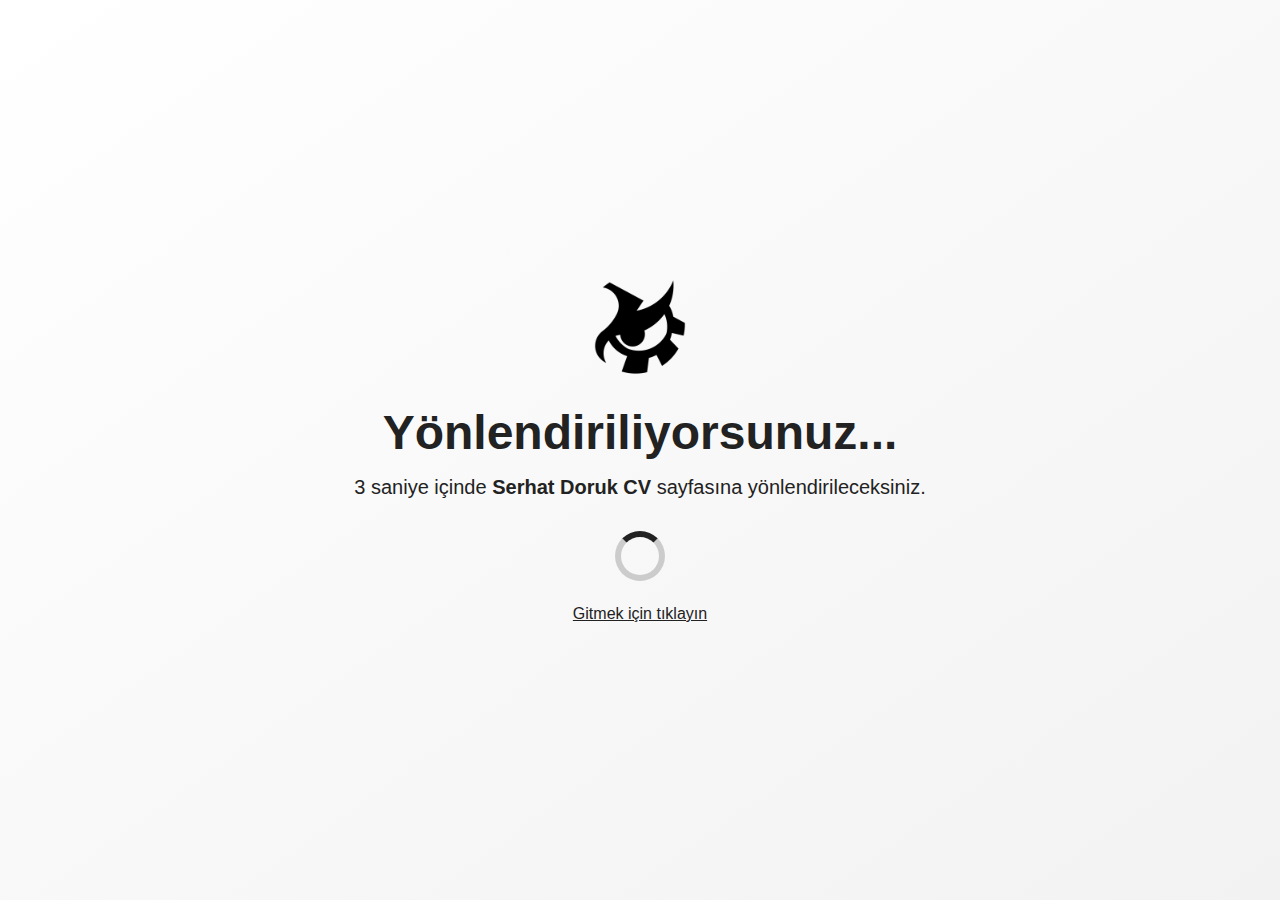
<file: index.html>
<!DOCTYPE html>
<html lang="tr">
<head>
  <meta charset="UTF-8">
  <meta http-equiv="refresh" content="3; url=/cv/">
  <meta name="description" content="Serhat Doruk kişisel CV sayfasına yönlendirme sayfası.">
  <meta name="viewport" content="width=device-width, initial-scale=1.0">
  <link rel="icon" type="image/x-icon" href="favicon/favicon.ico">
  <link rel="icon" type="image/png" sizes="32x32" href="favicon/favicon-32x32.png">
  <link rel="icon" type="image/png" sizes="16x16" href="favicon/favicon-16x16.png">
  <title>Yönlendiriliyorsunuz...</title>
  <style>
    :root {
      --bg-start: #ffffff;
      --bg-end: #f2f2f2;
      --text-color: #222222;
    }

    * {
      box-sizing: border-box;
      margin: 0;
      padding: 0;
    }

    body {
      font-family: 'Segoe UI', Tahoma, Geneva, Verdana, sans-serif;
      background: linear-gradient(to bottom right, var(--bg-start), var(--bg-end));
      color: var(--text-color);
      display: flex;
      align-items: center;
      justify-content: center;
      text-align: center;
      min-height: 100vh;
      padding: 1rem;
    }

    .container {
      max-width: 600px;
      width: 100%;
    }

    .logo {
      width: 100px;
      height: auto;
      margin: 0 auto 1.5rem;
      animation: fadeIn 1.2s ease-in-out;
      filter: brightness(0); /* siyah yapar */
    }

    h1 {
      font-size: clamp(1.8rem, 5vw, 3rem);
      margin-bottom: 1rem;
    }

    p {
      font-size: clamp(1rem, 2.5vw, 1.25rem);
      margin-bottom: 2rem;
    }

    .loader {
      border: 6px solid rgba(34, 34, 34, 0.2);
      border-top: 6px solid var(--text-color);
      border-radius: 50%;
      width: 50px;
      height: 50px;
      margin: 0 auto 1.5rem;
      animation: spin 1s linear infinite;
    }

    a {
      display: inline-block;
      font-size: 1rem;
      color: var(--text-color);
      text-decoration: underline;
    }

    @keyframes spin {
      to { transform: rotate(360deg); }
    }

    @keyframes fadeIn {
      from { opacity: 0; transform: scale(0.95); }
      to { opacity: 1; transform: scale(1); }
    }
  </style>
</head>
<body>
  <div class="container">
    <img src="serhat.png" alt="Serhat Doruk fotoğrafı" class="logo">
    <h1>Yönlendiriliyorsunuz...</h1>
    <p>3 saniye içinde <strong>Serhat Doruk CV</strong> sayfasına yönlendirileceksiniz.</p>
    <div class="loader" role="progressbar" aria-label="Yükleniyor..." aria-busy="true"></div>
    <a href="/cv/" aria-label="Serhat Doruk CV sayfasına hemen git">Gitmek için tıklayın</a>
  </div>
</body>
</html>
</file>
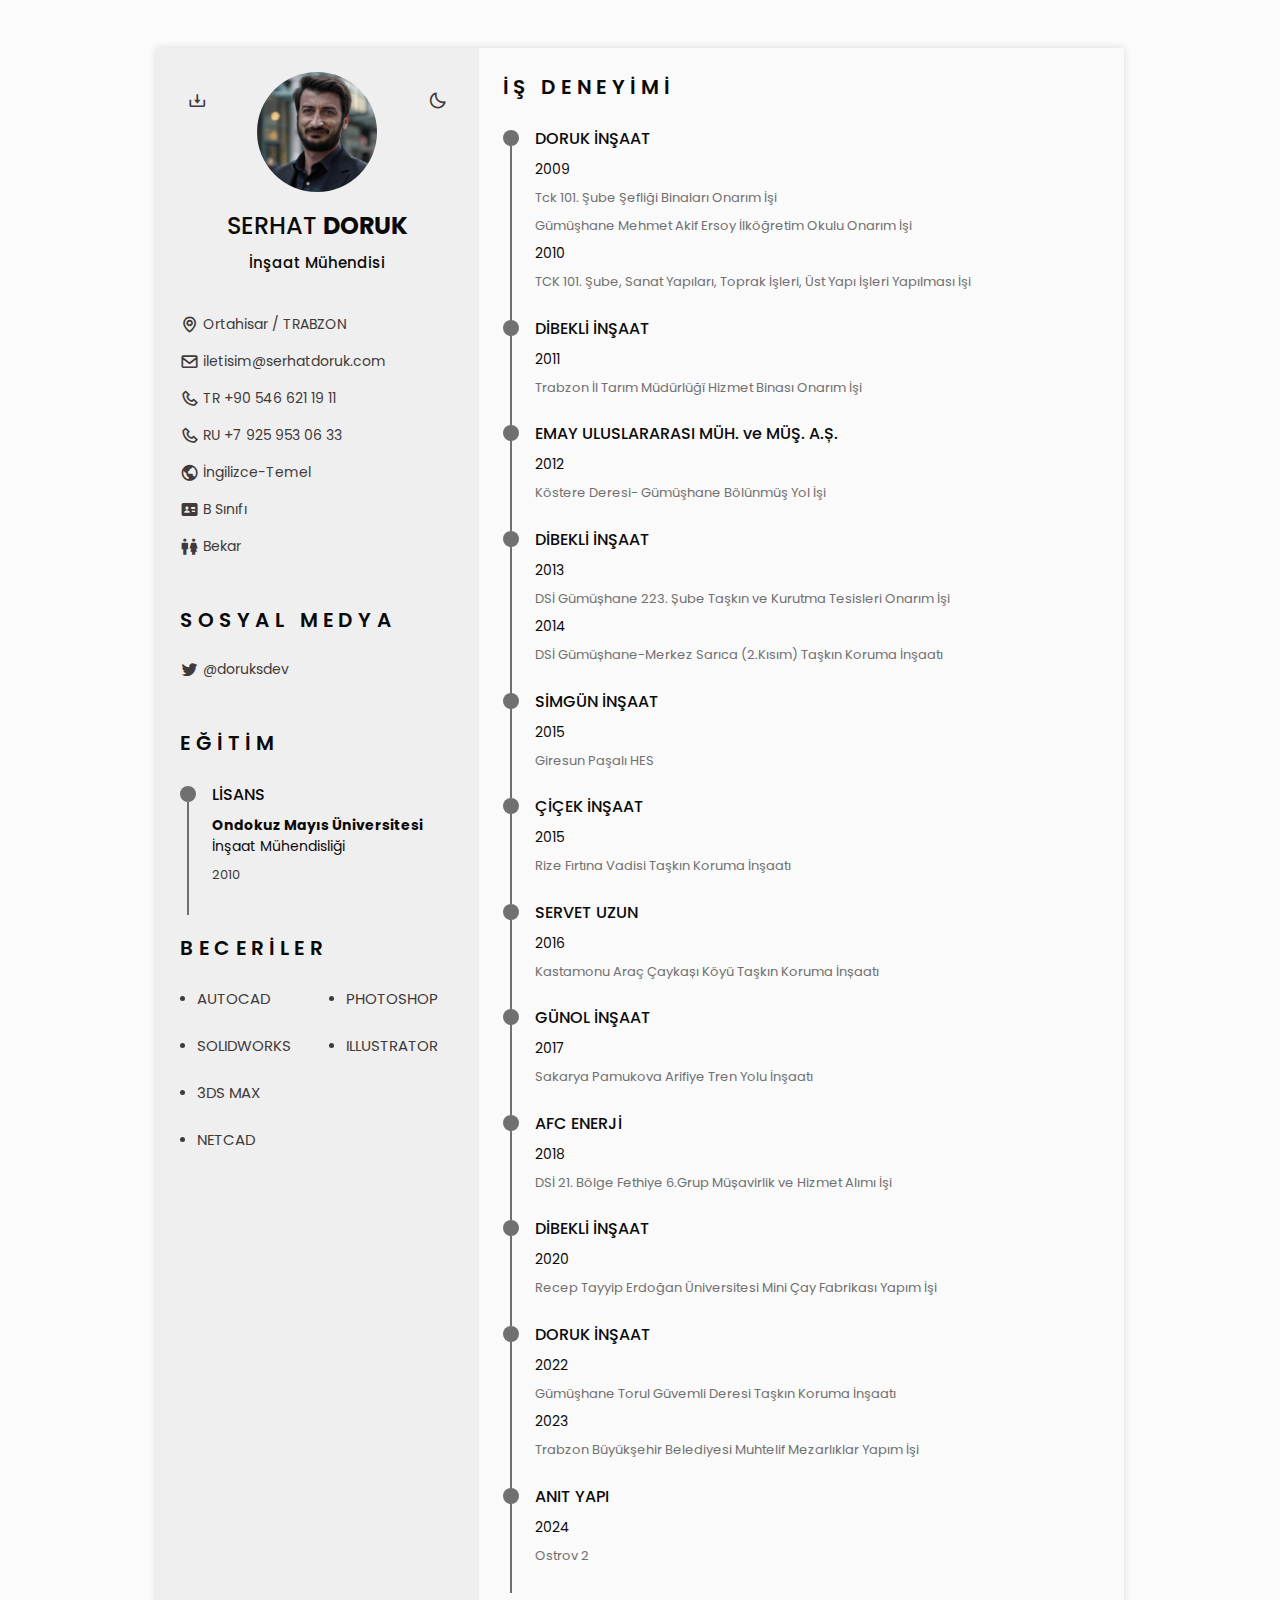
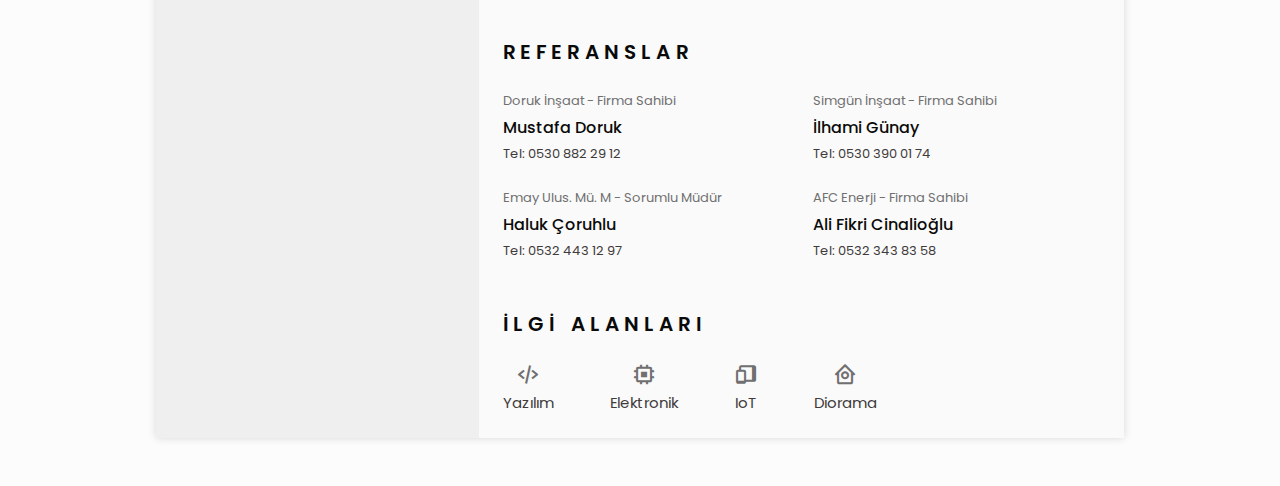
<file: cv/index.html>
<!DOCTYPE html>
    <html lang="tr">
    <head>
        <meta charset="UTF-8">
        <meta name="viewport" content="width=device-width, initial-scale=1.0">
        <meta name="description" content="Serhat Doruk - İnşaat Mühendisi, özgeçmiş ve kişisel bilgiler.">
        <link rel="icon" type="image/x-icon" href="../favicon/favicon.ico">
        <link rel="icon" type="image/png" sizes="32x32" href="../favicon/favicon-32x32.png">
        <link rel="icon" type="image/png" sizes="16x16" href="../favicon/favicon-16x16.png">

        <!--========== BOX ICONS ==========-->
        <link rel="stylesheet" href="https://cdn.jsdelivr.net/npm/boxicons@latest/css/boxicons.min.css">

        <!--========== CSS ==========-->
        <link rel="stylesheet" href="assets/css/styles.css">

        <title>Serhat Doruk - CV</title>
    </head>
    <body>
        <!--========== HEADER ==========-->
        <header class="l-header" id="header">
            <nav class="nav bd-container" role="navigation" aria-label="Ana menü">
                <a href="#" class="nav__logo">Serhat Doruk</a>

                <div class="nav__menu" id="nav-menu">
                    <ul class="nav__list">
                        <li class="nav__item">
                            <a href="#home" class="nav__link active-link">
                                <i class='bx bx-home nav__icon' ></i>Ana Sayfa
                            </a>
                        </li>
                        <li class="nav__item">
                            <a href="#education" class="nav__link">
                                <i class='bx bx-book nav__icon' ></i>Eğitim
                            </a>
                        </li>
                        <li class="nav__item">
                            <a href="#skills" class="nav__link">
                                <i class='bx bx-receipt nav__icon' ></i>Beceriler
                            </a>
                        </li>
                        <li class="nav__item">
                            <a href="#experience" class="nav__link">
                                <i class='bx bx-briefcase-alt nav__icon' ></i>İş Deneyimi
                            </a>
                        </li>
                        <li class="nav__item">
                            <a href="#references" class="nav__link">
                                <i class='bx bx-link-external nav__icon' ></i>Referanslar
                            </a>
                        </li>
                    </ul>
                </div>

                <div class="nav__toggle" id="nav-toggle" role="button" aria-label="Menüyü aç/kapat" tabindex="0" aria-expanded="false" aria-controls="nav-menu">
                    <i class='bx bx-grid-alt' aria-hidden="true"></i>
                </div>
            </nav>
        </header>

        <main class="l-main bd-container">
            <!-- All elements within this div, is generated in PDF -->
            <div class="resume" id="area-cv">
                <div class="resume__left">
                    <!--========== HOME ==========-->
                    <section class="home" id="home">
                        <div class="home__container section bd-grid">
                            <div class="home__data bd-grid">
                                <img src="assets/img/serhat_crop.jpg" alt="Serhat Doruk fotoğrafı" class="home__img">

                                <h1 class="home__title">SERHAT <b>DORUK</b></h1>
                                <h3 class="home__profession">İnşaat Mühendisi</h3>

                                <div>
                                    <!-- Button to download your CV saved in the pdf folder. Available for mobile -->
                                    <a download="" href="assets/pdf/SerhatDoruk.pdf" class="home__button-movil" aria-label="Özgeçmişi PDF olarak indir">CV'yi İndir</a>
                                </div>
                            </div>   
    
    
                            <div class="home__address bd-grid">
                                <span class="home__information">
                                    <i class='bx bx-map home__icon' aria-hidden="true" ></i> <span>Ortahisar / TRABZON</span>
                                </span>
                                <span class="home__information">
                                    <i class='bx bx-envelope home__icon' aria-hidden="true" ></i> <a href="mailto:iletisim@serhatdoruk.com" aria-label="E-posta gönder">iletisim@serhatdoruk.com</a>
                                </span>
                                <span class="home__information">
                                    <i class='bx bx-phone home__icon' aria-hidden="true" ></i> <a href="tel:+905466211911" aria-label="Türkiye telefon numarasını ara">TR +90 546 621 19 11</a>
                                </span>
                                <span class="home__information">
                                    <i class='bx bx-phone home__icon' aria-hidden="true" ></i> <a href="tel:+79259530633" aria-label="Rusya telefon numarasını ara">RU +7 925 953 06 33</a>
                                </span>
                                <span class="home__information">
                                    <i class='bx bx-world home__icon' aria-hidden="true" ></i> <span>İngilizce-Temel</span>
                                </span>
                                <span class="home__information">
                                    <i class='bx bxs-id-card home__icon' aria-hidden="true" ></i> <span>B Sınıfı</span>
                                </span>
                                <span class="home__information">
                                    <i class='bx bx-male-female home__icon' aria-hidden="true" ></i> <span>Bekar</span>
                                </span>

                            </div>
                        </div>

                        <!-- Theme change button -->
                        <button class='bx bx-moon change-theme' title="Temayı değiştir" id="theme-button" aria-label="Tema değiştir" role="switch" aria-checked="false"></button>

                        <!-- Button to generate and download the pdf. Available for desktop. -->
                        <button class='bx bx-download generate-pdf' title="PDF oluştur" id="resume-button" aria-label="Özgeçmişi PDF olarak oluştur ve indir"></button>
                    </section>

                    <!--========== SOCIAL ==========-->
                    <section class="social section">
                        <h2 class="section-title">SOSYAL MEDYA</h2>
                        
                        <div class="social__container bd-grid">
                            <a href="https://x.com/doruksdev" target="_blank" class="social__link" aria-label="Twitter hesabımı ziyaret et">
                                <i class='bx bxl-twitter social__icon' aria-hidden="true"></i>
                                @doruksdev
                            </a>
                        </div>
                    </section>
                    
                    <!--========== EDUCATION ==========-->
                    <section class="education section" id="education">
                        <h2 class="section-title">EĞİTİM</h2>
                        
                        <div class="education__container bd-grid">
                            <div class="education__content">
                                <div class="education__time">
                                    <span class="education__rounder"></span>
                                    <span class="education__line"></span>
                                </div>
                                
                                <div class="education__data bd-grid">
                                    <h3 class="education__title">LİSANS</h3>
                                    <span class="education__studies"><b>Ondokuz Mayıs Üniversitesi</b>
                                        <br>
                                        İnşaat Mühendisliği</span>
                                    <span class="education__year">2010</span>
                                </div>
                            </div>
                        </div>
                    </section>


                    <!--========== SKILLS  ==========-->
                    <section class="skills section" id="skills">
                        <h2 class="section-title">BECERİLER</h2>

                        <div class="skills__content bd-grid">
                            <ul class="skills__data">
                                <li class="skills__name">
                                    <span class="skills__circle"></span> AUTOCAD
                                </li>
                                <li class="skills__name">
                                    <span class="skills__circle"></span> SOLIDWORKS
                                </li>
                                <li class="skills__name">
                                    <span class="skills__circle"></span> 3DS MAX
                                </li>
                                <li class="skills__name">
                                    <span class="skills__circle"></span> NETCAD
                                </li>
                            </ul>
                            
                            <ul class="skills__data">
                                <li class="skills__name">
                                    <span class="skills__circle"></span> PHOTOSHOP
                                </li>
                                <li class="skills__name">
                                    <span class="skills__circle"></span> ILLUSTRATOR
                                </li>
                            </ul>
                        </div>
                    </section>
                </div>

                <div class="resume__right">
                    <!--========== EXPERIENCE ==========-->
                    <section class="experience section" id="experience">
                        <h2 class="section-title">İŞ DENEYİMİ</h2>

                        <div class="experience__container bd-grid">
                            <div class="experience__content">
                                <div class="experience__time">
                                    <span class="experience__rounder"></span>
                                    <span class="experience__line"></span>
                                </div>
                                
                                <div class="experience__data bd-grid">
                                    <h3 class="experience__title">DORUK İNŞAAT</h3>
                                    <span class="experience__company">2009</span>
                                    <p class="experience__description">Tck 101. Şube Şefliği Binaları Onarım İşi</p>
                                    <p class="experience__description">Gümüşhane Mehmet Akif Ersoy İlköğretim Okulu Onarım İşi</p>
                                    <span class="experience__company">2010</span>
                                    <p class="experience__description">TCK 101. Şube, Sanat Yapıları, Toprak İşleri, Üst Yapı İşleri Yapılması İşi</p>
                                </div>
                            </div>
                        </div>

                        <div class="experience__container bd-grid">
                            <div class="experience__content">
                                <div class="experience__time">
                                    <span class="experience__rounder"></span>
                                    <span class="experience__line"></span>
                                </div>
                                <div class="experience__data bd-grid">
                                    <h3 class="experience__title">DİBEKLİ İNŞAAT</h3>
                                    <span class="experience__company">2011</span>
                                    <p class="experience__description">Trabzon İl Tarım Müdürlüğï Hizmet Binası Onarım İşi</p>
                                </div>            
                            </div>
                        </div>

                        <div class="experience__container bd-grid">
                            <div class="experience__content">
                                <div class="experience__time">
                                    <span class="experience__rounder"></span>
                                    <span class="experience__line"></span>
                                </div>
                                <div class="experience__data bd-grid">
                                    <h3 class="experience__title">EMAY ULUSLARARASI MÜH. ve MÜŞ. A.Ș.</h3>
                                    <span class="experience__company">2012</span>
                                    <p class="experience__description">Köstere Deresi- Gümüşhane Bölünmüş Yol İşi</p>
                                </div>            
                            </div>
                        </div>

                        <div class="experience__container bd-grid">
                            <div class="experience__content">
                                <div class="experience__time">
                                    <span class="experience__rounder"></span>
                                    <span class="experience__line"></span>
                                </div>
                                <div class="experience__data bd-grid">
                                    <h3 class="experience__title">DİBEKLİ İNŞAAT</h3>
                                    <span class="experience__company">2013</span>
                                    <p class="experience__description">DSİ Gümüșhane 223. Șube Taşkın ve Kurutma Tesisleri Onarım İşi</p>
                                    <span class="experience__company">2014</span>
                                    <p class="experience__description">DSİ Gümüșhane-Merkez Sarıca (2.Kısım) Taşkın Koruma İnşaatı</p>
                                </div>            
                            </div>
                        </div>

                        <div class="experience__container bd-grid">
                            <div class="experience__content">
                                <div class="experience__time">
                                    <span class="experience__rounder"></span>
                                    <span class="experience__line"></span>
                                </div>
                                
                                <div class="experience__data bd-grid">
                                    <h3 class="experience__title">SİMGÜN İNŞAAT</h3>
                                    <span class="experience__company">2015</span>
                                    <p class="experience__description">Giresun Paşalı HES</p>
                                </div>
                            </div>
                        </div>

                        <div class="experience__container bd-grid">
                            <div class="experience__content">
                                <div class="experience__time">
                                    <span class="experience__rounder"></span>
                                    <span class="experience__line"></span>
                                </div>
                                <div class="experience__data bd-grid">
                                    <h3 class="experience__title">ÇİÇEK İNŞAAT</h3>
                                    <span class="experience__company">2015</span>
                                    <p class="experience__description">Rize Fırtına Vadisi Taşkın Koruma İnşaatı</p>
                                </div>            
                            </div>
                        </div>

                        <div class="experience__container bd-grid">
                            <div class="experience__content">
                                <div class="experience__time">
                                    <span class="experience__rounder"></span>
                                    <span class="experience__line"></span>
                                </div>
                                <div class="experience__data bd-grid">
                                    <h3 class="experience__title">SERVET UZUN</h3>
                                    <span class="experience__company">2016</span>
                                    <p class="experience__description">Kastamonu Araç Çaykașı Köyü Taşkın Koruma İnșaatı</p>
                                </div>            
                            </div>
                        </div>

                        <div class="experience__container bd-grid">
                            <div class="experience__content">
                                <div class="experience__time">
                                    <span class="experience__rounder"></span>
                                    <span class="experience__line"></span>
                                </div>
                                <div class="experience__data bd-grid">
                                    <h3 class="experience__title">GÜNOL İNŞAAT</h3>
                                    <span class="experience__company">2017</span>
                                    <p class="experience__description">Sakarya Pamukova Arifiye Tren Yolu İnşaatı</p>
                                </div>            
                            </div>
                        </div>

                        <div class="experience__container bd-grid">
                            <div class="experience__content">
                                <div class="experience__time">
                                    <span class="experience__rounder"></span>
                                    <span class="experience__line"></span>
                                </div>
                                
                                <div class="experience__data bd-grid">
                                    <h3 class="experience__title">AFC ENERJİ</h3>
                                    <span class="experience__company">2018</span>
                                    <p class="experience__description">DSİ 21. Bölge Fethiye 6.Grup Müșavirlik ve Hizmet Alımı İşi</p>
                                </div>
                            </div>
                        </div>

                        <div class="experience__container bd-grid">
                            <div class="experience__content">
                                <div class="experience__time">
                                    <span class="experience__rounder"></span>
                                    <span class="experience__line"></span>
                                </div>
                                <div class="experience__data bd-grid">
                                    <h3 class="experience__title">DİBEKLİ İNŞAAT</h3>
                                    <span class="experience__company">2020</span>
                                    <p class="experience__description">Recep Tayyip Erdoğan Üniversitesi Mini Çay Fabrikası Yapım İşi</p>
                                </div>            
                            </div>
                        </div>

                        <div class="experience__container bd-grid">
                            <div class="experience__content">
                                <div class="experience__time">
                                    <span class="experience__rounder"></span>
                                    <span class="experience__line"></span>
                                </div>
                                <div class="experience__data bd-grid">
                                    <h3 class="experience__title">DORUK İNŞAAT</h3>
                                    <span class="experience__company">2022</span>
                                    <p class="experience__description">Gümüşhane Torul Güvemli Deresi Taşkın Koruma İnşaatı</p>
                                    <span class="experience__company">2023</span>
                                    <p class="experience__description">Trabzon Büyükşehir Belediyesi Muhtelif Mezarlıklar Yapım İşi</p>
                                </div>            
                            </div>
                        </div>

                        <div class="experience__container bd-grid">
                            <div class="experience__content">
                                <div class="experience__time">
                                    <span class="experience__rounder"></span>
                                    <span class="experience__line"></span>
                                </div>
                                <div class="experience__data bd-grid">
                                    <h3 class="experience__title">ANIT YAPI</h3>
                                    <span class="experience__company">2024</span>
                                    <p class="experience__description">Ostrov 2</p>
                                </div>            
                            </div>
                        </div>
                    </section>
                    
                    <!--========== REFERENCES ==========-->
                    <section class="references section" id="references">
                        <h2 class="section-title">Referanslar</h2>

                        <div class="references__container bd-grid">
                            <div class="references__content bd-grid">
                                <span class="references__subtitle">Doruk İnşaat - Firma Sahibi</span>
                                <h3 class="references__title">Mustafa Doruk</h3>
                                <ul class="references__contact">
                                    <li><a href="tel:+905308822912">Tel: 0530 882 29 12</a></li>
                                </ul>
                            </div>

                            <div class="references__content bd-grid">
                                <span class="references__subtitle">Simgün İnşaat - Firma Sahibi</span>
                                <h3 class="references__title">İlhami Günay</h3>
                                <ul class="references__contact">
                                    <li><a href="tel:+905303900174">Tel: 0530 390 01 74</a></li>
                                </ul>
                            </div>

                            <div class="references__content bd-grid">
                                <span class="references__subtitle">Emay Ulus. Mü. M - Sorumlu Müdür</span>
                                <h3 class="references__title">Haluk Çoruhlu</h3>
                                <ul class="references__contact">
                                    <li><a href="tel:+905324431297">Tel: 0532 443 12 97</a></li>
                                </ul>
                            </div>

                            <div class="references__content bd-grid">
                                <span class="references__subtitle">AFC Enerji - Firma Sahibi</span>
                                <h3 class="references__title">Ali Fikri Cinalioğlu</h3>
                                <ul class="references__contact">
                                    <li><a href="tel:+905323438358">Tel: 0532 343 83 58</a></li>
                                </ul>
                            </div>

                        </div>
                    </section>
                        

                    <!--========== INTERESTS ==========-->
                    <section class="interests section">
                        <h2 class="section-title">İLGİ ALANLARI</h2>

                        <div class="interests__container bd-grid">
                            <div class="interests__content">
                                <i class='bx bx-code-alt interests__icon'></i>
                                <span class="interests__name">Yazılım</span>
                            </div>
                            <div class="interests__content">
                                <i class='bx bx-chip interests__icon'></i>
                                <span class="interests__name">Elektronik</span>
                            </div>
                            <div class="interests__content">
                                <i class='bx bxs-devices interests__icon' ></i>
                                <span class="interests__name">IoT</span>
                            </div>
                            <div class="interests__content">
                                <i class='bx bx-home-circle interests__icon' ></i>
                                <span class="interests__name">Diorama</span>
                            </div>
                        </div>
                    </section>
                </div>
            </div>
        </main>

        <!--========== SCROLL TOP ==========-->
        <a href="#" class="scrolltop" id="scroll-top">
            <i class='bx bx-up-arrow-alt scrolltop__icon'></i>
        </a>

        
        <!--========== HTML2PDF ==========-->
        <script src="assets/js/html2pdf.bundle.min.js"></script>

        <!--========== MAIN JS ==========-->
        <script src="assets/js/main.js"></script>
    </body>
</html>
</file>
<file: cv/assets/css/styles.css>
/*===== GOOGLE FONTS =====*/
@import url('https://fonts.googleapis.com/css2?family=Poppins:wght@400;500;600&display=swap');

/*===== VARIABLES CSS =====*/
:root {
  --header-height: 3rem;
  
  /*========== Colors ==========*/
  --title-color: #0B0A0A;
  --text-color: #403A3A;
  --text-color-light: #707070;
  --container-color: #FAFAFA;
  --container-color-alt: #F0EFEF;
  --body-color: #FCFCFC;

  /*========== Font and typography ==========*/
  --body-font: 'Poppins', sans-serif;
  --h1-font-size: 1.5rem;
  --h2-font-size: 1.25rem;
  --h3-font-size: 1rem;
  --normal-font-size: .938rem;
  --small-font-size: .875rem;
  --smaller-font-size: .813rem;

  /*========== Font weight ==========*/
  --font-medium: 500;
  --font-semi-bold: 600;

  /*========== Margenes ==========*/
  --mb-1: .5rem;
  --mb-2: 1rem;
  --mb-3: 1.5rem;

  /*========== z index ==========*/
  --z-tooltip: 10;
  --z-fixed: 100;
}

/*========== BASE ==========*/
*,::before,::after{
  box-sizing: border-box;
}

html{
  scroll-behavior: smooth;
}

/*========== Variables Dark theme ==========*/
body.dark-theme{
  --title-color: #F2F2F2;
  --text-color: #BFBFBF;
  --container-color: #212121;
  --container-color-alt: #181616;
  --body-color: #2B2B2B;
  --link-color: #8ecdf7; /* Yeni link rengi değişkeni */
}

/*========== Button Dark/Light ==========*/
.change-theme{
  position: absolute;
  right: 0;
  top: 2.2rem;
  display: flex;
  color: var(--text-color);
  font-size: 1.2rem;
  cursor: pointer;
  background: transparent;
  border: none;
  padding: 0.5rem;
  border-radius: 50%;
  transition: all 0.3s ease;
}

/* Improve contrast in dark theme */
body.dark-theme .change-theme {
  color: #ffffff;
  background-color: rgba(255, 255, 255, 0.1);
}

.change-theme:hover{
  color: var(--title-color);
  transform: scale(1.1);
}

body.dark-theme .change-theme:hover {
  background-color: rgba(255, 255, 255, 0.2);
}

/*========== Font size variables to scale cv ==========*/
body.scale-cv{
  --h1-font-size: .938rem;
  --h2-font-size: .938rem;
  --h3-font-size: .875rem;
  --normal-font-size: .813rem;
  --small-font-size: .75rem;
  --smaller-font-size: .688rem;
}

/*========== Generate PDF button ==========*/
.generate-pdf{
  display: none;
  position: absolute;
  top: 2.2rem;
  left: 0;
  font-size: 1.2rem;
  color: var(--text-color);
  cursor: pointer;
  background: transparent;
  border: none;
  padding: 0.5rem;
  border-radius: 50%;
  transition: all 0.3s ease;
}

/* Improve contrast in dark theme */
body.dark-theme .generate-pdf {
  color: #ffffff;
  background-color: rgba(255, 255, 255, 0.1);
}

.generate-pdf:hover{
  color: var(--title-color);
  transform: scale(1.1);
}

body.dark-theme .generate-pdf:hover {
  background-color: rgba(255, 255, 255, 0.2);
}

/*========== Classes modified to reduce size and print on A4 sheet ==========*/
.scale-cv .change-theme,
.scale-cv .generate-pdf{
  display: none;
}

.scale-cv .bd-container{
  max-width: 595px;
}

.scale-cv .section{
  padding: 1.5rem 0 .80rem;
}

.scale-cv .section-title{
  margin-bottom: .75rem;
}

.scale-cv .resume__left,
.scale-cv .resume__right{
  padding: 0 1rem;
}

.scale-cv .home__img{
  width: 90px;
  height: 90px;
}

.scale-cv .home__container{
  gap: 1.5rem;
}

.scale-cv .home__data{
  gap: .25rem;
}

.scale-cv .home__address,
.scale-cv .social__container{
  gap: .75rem;
}

.scale-cv .home__icon,
.scale-cv .social__icon,
.scale-cv .interests__icon{
  font-size: 1rem;
}

.scale-cv .education__container,
.scale-cv .experience__container,
.scale-cv .certificate__container{
  gap: 1rem;
}

.experience__container{
  margin-bottom: 1.5rem;
}


.scale-cv .education__time,
.scale-cv .experience__time{
  padding-right: .5rem;
}

.scale-cv .education__rounder,
.scale-cv .experience__rounder{
  width: 11px;
  height: 11px;
  margin-top: .22rem;
}

.scale-cv .education__line,
.scale-cv .experience__line{
  width: 1px;
  height: 110%;
  transform: translate(5px, 0);
}

.scale-cv .education__data,
.scale-cv .experience__data{
  gap: .25rem;
}

.scale-cv .skills__name{
  margin-bottom: var(--mb-1);
}

.scale-cv .interests__container{
  column-gap: 2.5rem;
}

body{
  margin: 0 0 var(--header-height) 0;
  padding: 0;
  font-family: var(--body-font);
  font-size: var(--normal-font-size);
  background-color: var(--body-color);
  color: var(--text-color);
}

h1,h2,h3,ul,p{
  margin: 0;
}

h1,h2,h3{
  color: var(--title-color);
  font-weight: var(--font-medium);
}

ul{
  padding: 0;
  list-style: none;
}

a{
  text-decoration: none;
  color: var(--text-color);
  transition: color 0.3s;
}

/* Telefon ve mail bağlantıları için koyu temada kontrast iyileştirmesi */
body.dark-theme .home__information a {
  color: var(--link-color);
  text-decoration: underline;
  text-decoration-thickness: 1px;
  text-underline-offset: 2px;
}

body.dark-theme .home__information a:hover {
  color: #a9d9fb;
  text-decoration-thickness: 2px;
}

/* Tüm bağlantılar için hover efekti */
a:hover {
  color: var(--title-color);
}

img{
  max-width: 100%;
  height: auto;
}

/*========== CLASS CSS ==========*/
.section{
  padding: 1.5rem 0;
}

.section-title{
  font-size: var(--h2-font-size);
  color: var(--title-color);
  font-weight: var(--font-semi-bold);
  text-transform: uppercase;
  letter-spacing: .35rem;
  text-align: center;
  margin-bottom: var(--mb-3);
}

/*========== LAYOUT ==========*/
.bd-container{
  max-width: 968px;
  width: calc(100% - 3rem);
  margin-left: var(--mb-3);
  margin-right: var(--mb-3);
}

.bd-grid{
  display: grid;
  gap: 1.5rem;
}

.l-header{
  width: 100%;
  position: fixed;
  bottom: 0;
  left: 0;
  z-index: var(--z-fixed);
  background-color: var(--body-color);
  box-shadow: 0 -1px 4px rgba(0,0,0,.1);
  transition: .3s;
}

/*========== NAV ==========*/
.nav{
  height: var(--header-height);
  display: flex;
  justify-content: space-between;
  align-items: center;
}

@media screen and (max-width: 968px){
  .nav__menu{
    position: fixed;
    bottom: -100%;
    left: 0;
    width: 100%;
    padding: 2rem 1.5rem;
    background-color: var(--body-color);
    box-shadow: 0 1px 4px rgba(0,0,0,.1);
    border-radius: 1rem 1rem 0 0;
    z-index: var(--z-fixed);
    transition: .3s;
  }
}

.nav__logo,
.nav__toggle{
  color: var(--title-color);
  font-weight: var(--font-medium);
}

.nav__toggle{
  font-size: 1.2rem;
  cursor: pointer;
}

.nav__item{
  text-align: center;
}

.nav__list{
  display: grid;
  grid-template-columns: repeat(3, 1fr);
  gap: 2rem;
}

.nav__link{
  display: flex;
  flex-direction: column;
  font-size: var(--smaller-font-size);
  color: var(--text-color-light);
  font-weight: var(--font-medium);
}

.nav__link:hover{
  color: var(--title-color);
}

.nav__icon{
  font-size: 1.2rem;
  margin-bottom: var(--mb-1);
}

/* Show menu */
.show-menu{
  bottom: var(--header-height);
}

/* Active menu link */
.active-link{
  color: var(--title-color);
}

/*========== HOME ==========*/
.home{
  position: relative;
}

.home__container{
  gap: 3rem;
}

.home__data{
  gap: .5rem;
  text-align: center;
}

.home__img{
  width: 120px;
  height: 120px;
  border-radius: 50%;
  justify-self: center;
  margin-bottom: var(--mb-1);
}

.home__title{
  font-size: var(--h1-font-size);
}

.home__profession{
  font-size: var(--normal-font-size);
  margin-bottom: var(--mb-1);
}

.home__address{
  gap: 1rem;
}

.home__information{
  display: flex;
  align-items: center;
  font-size: var(--small-font-size);
}

.home__icon{
  font-size: 1.2rem;
  margin-right: .25rem;
}

.home__button-movil{
  display: inline-block;
  border: 2px solid var(--text-color);
  color: var(--title-color);
  padding: 1rem 2rem;
  border-radius: .25rem;
  transition: .3s;
  font-weight: var(--font-medium);
  margin-top: var(--mb-3);
}

.home__button-movil:hover{
  background-color: var(--text-color);
  color: var(--container-color);
}

/*========== SOCIAL ==========*/
.social__container{
  grid-template-columns: max-content;
  gap: 1rem;
}

.social__link{
  display: inline-flex;
  align-items: center;
  font-size: var(--small-font-size);
  color: var(--text-color);
}

.social__link:hover{
  color: var(--title-color);
}

.social__icon{
  font-size: 1.2rem;
  margin-right: .25rem;
}

/*========== PROFILE ==========*/
.profile__description{
  text-align: center;
}

/*========== EDUCATION AND EXPERIENCE ==========*/
.education__content,
.experience__content{
  display: flex;
}

.education__time,
.experience__time{
  padding-right: 1rem;
}

.education__rounder,
.experience__rounder{
  position: relative;
  display: block;
  width: 16px;
  height: 16px;
  background-color: var(--text-color-light);
  border-radius: 50%;
  margin-top: .25rem;
}

.education__line,
.experience__line{
  display: block;
  width: 2px;
  height: 110%;
  background-color: var(--text-color-light);
  transform: translate(7px, 0);
}

.education__data,
.experience__data{
  gap: .5rem;
}

.education__title,
.experience__title{
  font-size: var(--h3-font-size);
}

.education__studies,
.experience__company{
  font-size: var(--small-font-size);
  color: var(--title-color);
}

.education__year{
  font-size: var(--smaller-font-size);
}

/*========== SKILLS AND LANGUAGES ==========*/
.skills__content,
.languages__content{
  grid-template-columns: repeat(2, 1fr);
}

.languages__content{
  gap: 0;
}

.skills__name,
.languages__name{
  display: flex;
  align-items: center;
  margin-bottom: var(--mb-3);
}

.skills__circle,
.languages__circle{
  display: inline-block;
  width: 5px;
  height: 5px;
  background-color: var(--text-color);
  border-radius: 50%;
  margin-right: .75rem;
}

/*========== CERTIFICATES ==========*/
.certificate__title{
  font-size: var(--h3-font-size);
  margin-bottom: var(--mb-1);
}

/*========== REFERENCES ==========*/
.references__content{
  gap: .25rem;
}

.references__subtitle{
  color: var(--text-color-light);
}

.references__subtitle,
.references__contact{
  font-size: var(--smaller-font-size);
}

.references__title{
  font-size: var(--h3-font-size);
}

/*========== INTERESTS ==========*/
.interests__container{
  grid-template-columns: repeat(3, 1fr);
  margin-top: var(--mb-2);
}

.interests__content{
  display: flex;
  flex-direction: column;
  align-items: center;
}

.interests__icon{
  font-size: 1.5rem;
  color: var(--text-color-light);
  margin-bottom: .25rem;
}

/* Scroll top */
.scrolltop{
  position: fixed;
  right: 1rem;
  bottom: -20%;
  display: flex;
  justify-content: center;
  align-items: center;
  padding: .3rem;
  background-color: var(--container-color-alt);
  border-radius: .4rem;
  z-index: var(--z-tooltip);
  transition: .4s;
  visibility: hidden;
}

.scrolltop__icon{
  font-size: 1.2rem;
  color: var(--text-color);
}

.show-scroll{
  visibility: visible;
  bottom: 5rem;
}

/*========== MEDIA QUERIES ==========*/
/* For small devices, menu two columns */
@media screen and (max-width: 320px){
  .nav__list{
    grid-template-columns: repeat(2, 1fr);
    gap: 1rem .5rem;
  }
}

/* Classes modified for large screen size */
@media screen and (min-width: 968px){
  body{
    margin: 3rem 0;
  }

  .bd-container{
    margin-left: auto;
    margin-right: auto;
  }

  .l-header,
  .scrolltop{
    display: none;
  }

  .resume{
    display: grid;
    grid-template-columns: .5fr 1fr;
    background-color: var(--container-color);
    box-shadow: 0 0 8px rgba(13,12,12,.15);
  }

  .resume__left{
    background-color: var(--container-color-alt);
  }

  .resume__left,
  .resume__right{
    padding: 0 1.5rem;
  }

  .generate-pdf{
    display: inline-block;
  }

  .section-title,
  .profile__description{
    text-align: initial;
  }

  .home__container{
    gap: 1.5rem;
  }

  .home__button-movil{
    display: none;
  }

  .references__container{
    grid-template-columns: repeat(2, 1fr);
  }

  .languages__content{
    grid-template-columns: repeat(3, max-content);
    column-gap: 3.5rem;
  }

  .interests__container{
    grid-template-columns: repeat(4, max-content);
    column-gap: 3.5rem;
  }
}

.experience__description{
  font-size: var(--smaller-font-size);
  color: var(--text-color-light);
  line-height: 1.5;
}
</file>
